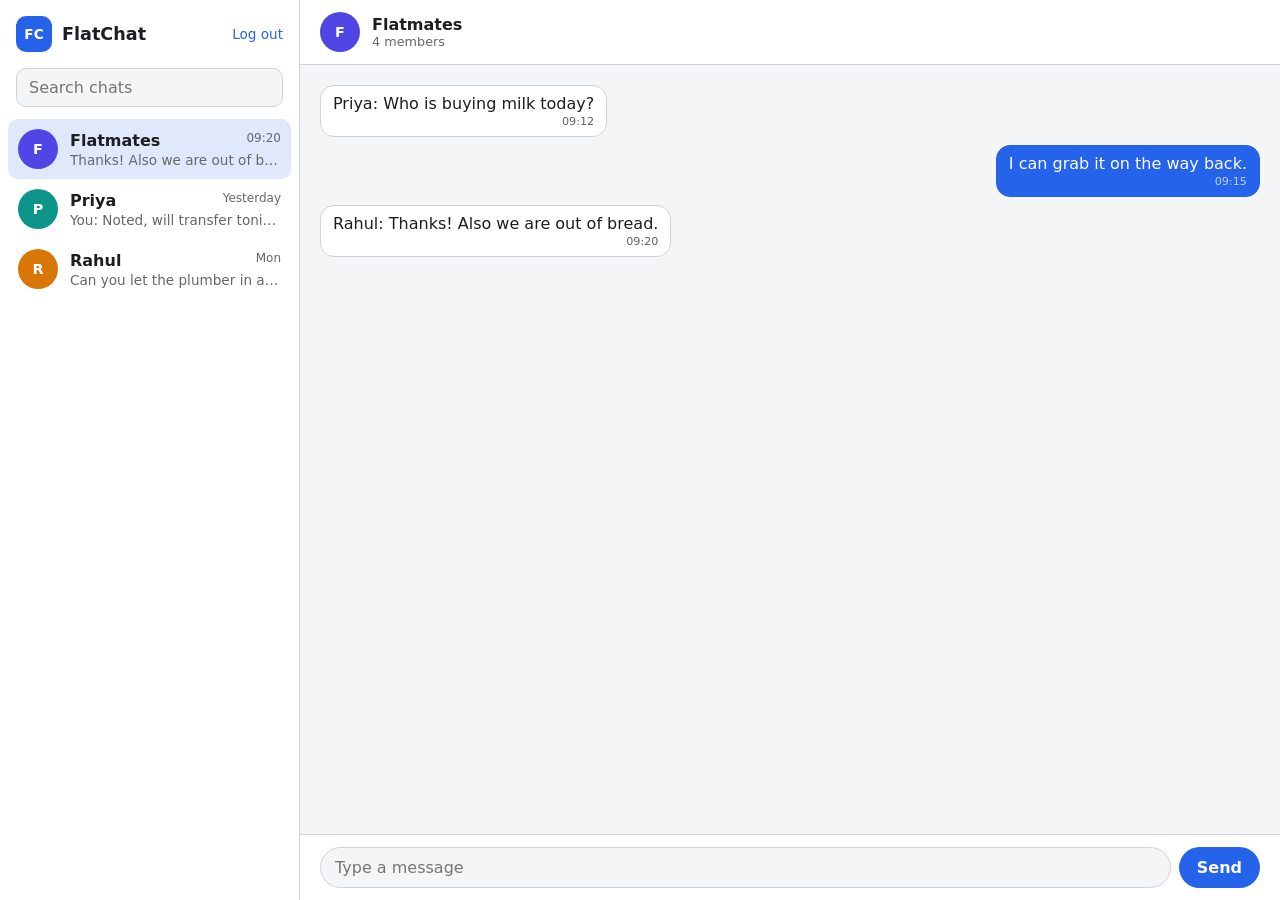
<file: index.html>
<!doctype html>
<html lang="en">
<head>
  <meta charset="utf-8">
  <meta name="viewport" content="width=device-width, initial-scale=1">
  <title>FlatChat</title>
  <link rel="stylesheet" href="css/base.css">
  <link rel="stylesheet" href="css/home.css">
</head>
<body>
  <div class="app">
    <aside class="sidebar" id="sidebar">
      <header class="sidebar__header">
        <div class="logo" aria-hidden="true">FC</div>
        <span class="sidebar__title">FlatChat</span>
        <a href="login.html" class="link sidebar__logout">Log out</a>
      </header>
      <input type="search" class="sidebar__search" id="search" placeholder="Search chats" aria-label="Search chats">
      <ul class="chat-list" id="chat-list"></ul>
    </aside>

    <main class="chat">
      <header class="chat__header">
        <button type="button" class="chat__back" id="back-btn" aria-label="Back to chats">&larr;</button>
        <div class="avatar" id="chat-avatar"></div>
        <div>
          <h1 class="chat__name" id="chat-name"></h1>
          <p class="chat__status" id="chat-status"></p>
        </div>
      </header>

      <ol class="messages" id="messages" aria-live="polite"></ol>

      <form class="composer" id="composer">
        <input type="text" id="message-input" placeholder="Type a message" aria-label="Message" autocomplete="off">
        <button type="submit" class="composer__send">Send</button>
      </form>
    </main>
  </div>

  <script src="js/home.js"></script>
</body>
</html>
</file>
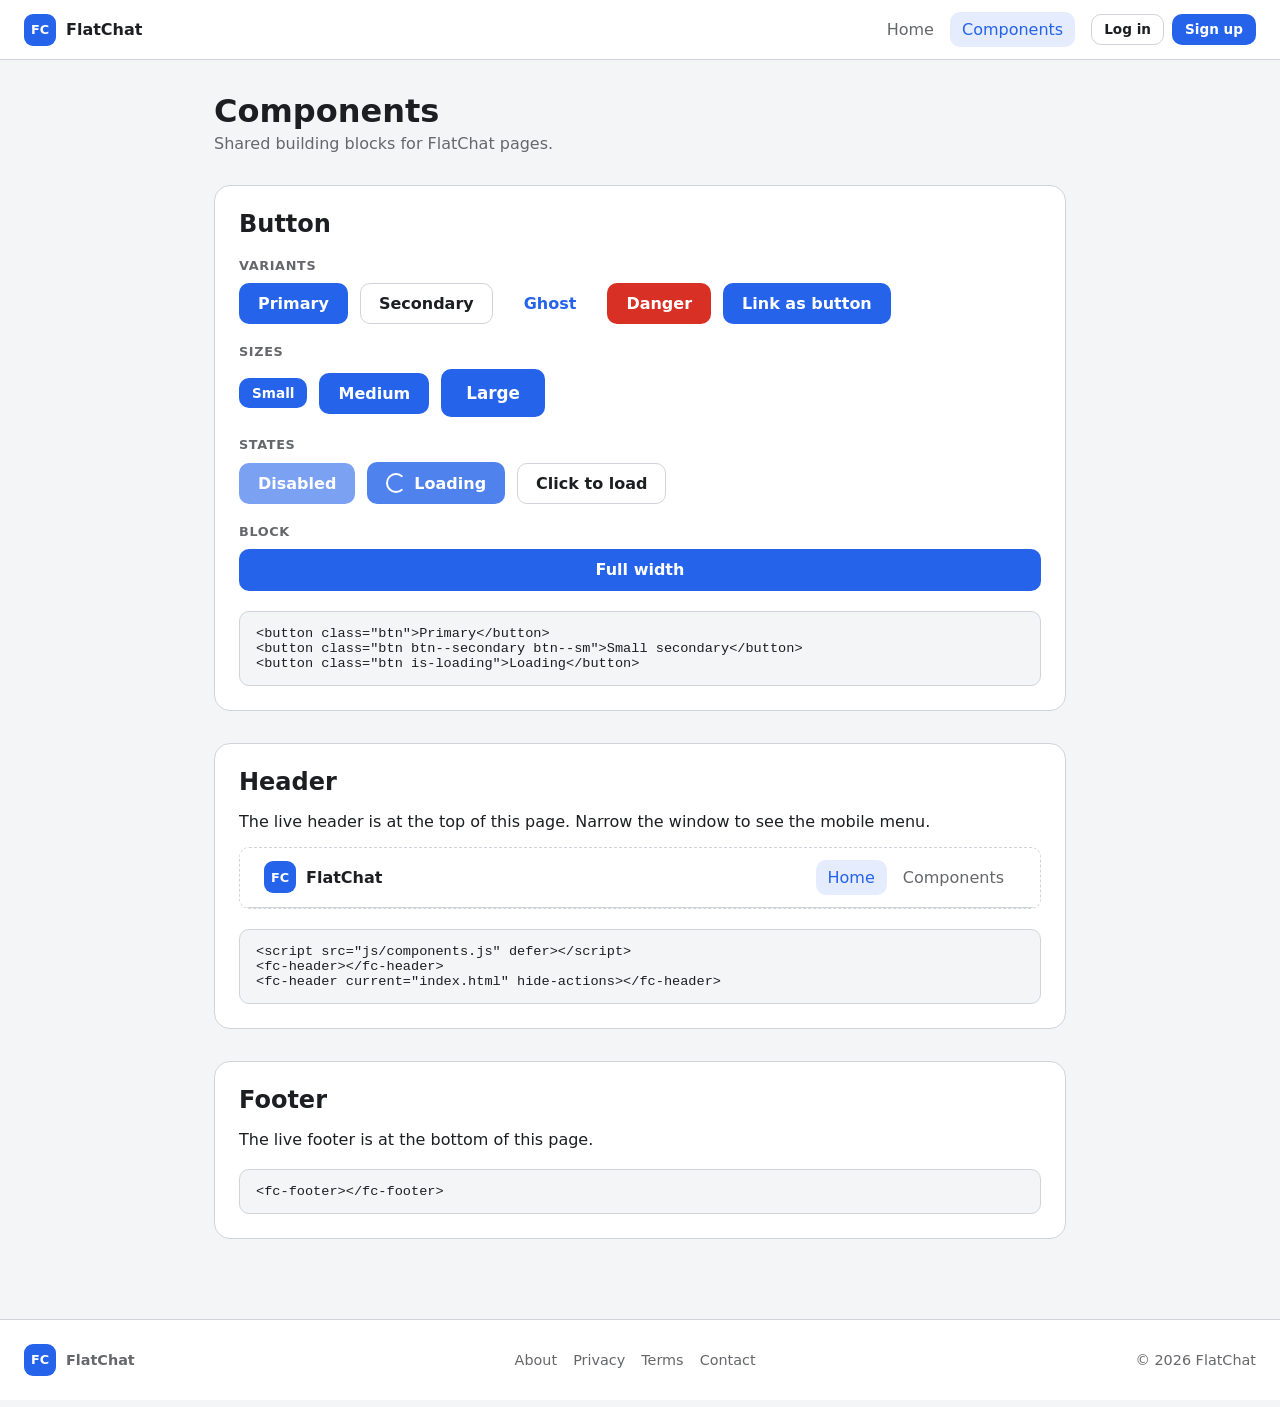
<file: components.html>
<!doctype html>
<html lang="en">
<head>
  <meta charset="utf-8">
  <meta name="viewport" content="width=device-width, initial-scale=1">
  <title>Components · FlatChat</title>
  <link rel="stylesheet" href="css/base.css">
  <link rel="stylesheet" href="css/components.css">
  <link rel="stylesheet" href="css/showcase.css">
  <script src="js/components.js" defer></script>
</head>
<body>
  <fc-header></fc-header>

  <main class="showcase">
    <h1>Components</h1>
    <p class="showcase__intro">Shared building blocks for FlatChat pages.</p>

    <section class="showcase__section">
      <h2>Button</h2>

      <h3>Variants</h3>
      <div class="showcase__row">
        <button class="btn">Primary</button>
        <button class="btn btn--secondary">Secondary</button>
        <button class="btn btn--ghost">Ghost</button>
        <button class="btn btn--danger">Danger</button>
        <a class="btn" href="#">Link as button</a>
      </div>

      <h3>Sizes</h3>
      <div class="showcase__row">
        <button class="btn btn--sm">Small</button>
        <button class="btn">Medium</button>
        <button class="btn btn--lg">Large</button>
      </div>

      <h3>States</h3>
      <div class="showcase__row">
        <button class="btn" disabled>Disabled</button>
        <button class="btn is-loading">Loading</button>
        <button class="btn btn--secondary" id="loading-demo">Click to load</button>
      </div>

      <h3>Block</h3>
      <button class="btn btn--block">Full width</button>

      <pre class="showcase__code"><code>&lt;button class="btn"&gt;Primary&lt;/button&gt;
&lt;button class="btn btn--secondary btn--sm"&gt;Small secondary&lt;/button&gt;
&lt;button class="btn is-loading"&gt;Loading&lt;/button&gt;</code></pre>
    </section>

    <section class="showcase__section">
      <h2>Header</h2>
      <p>The live header is at the top of this page. Narrow the window to see the mobile menu.</p>
      <div class="showcase__frame">
        <fc-header current="index.html" hide-actions></fc-header>
      </div>
      <pre class="showcase__code"><code>&lt;script src="js/components.js" defer&gt;&lt;/script&gt;
&lt;fc-header&gt;&lt;/fc-header&gt;
&lt;fc-header current="index.html" hide-actions&gt;&lt;/fc-header&gt;</code></pre>
    </section>

    <section class="showcase__section">
      <h2>Footer</h2>
      <p>The live footer is at the bottom of this page.</p>
      <pre class="showcase__code"><code>&lt;fc-footer&gt;&lt;/fc-footer&gt;</code></pre>
    </section>
  </main>

  <fc-footer></fc-footer>

  <script>
    document.getElementById('loading-demo').addEventListener('click', (event) => {
      const btn = event.currentTarget;
      btn.classList.add('is-loading');
      btn.textContent = 'Loading…';
      setTimeout(() => {
        btn.classList.remove('is-loading');
        btn.textContent = 'Click to load';
      }, 1500);
    });
  </script>
</body>
</html>
</file>
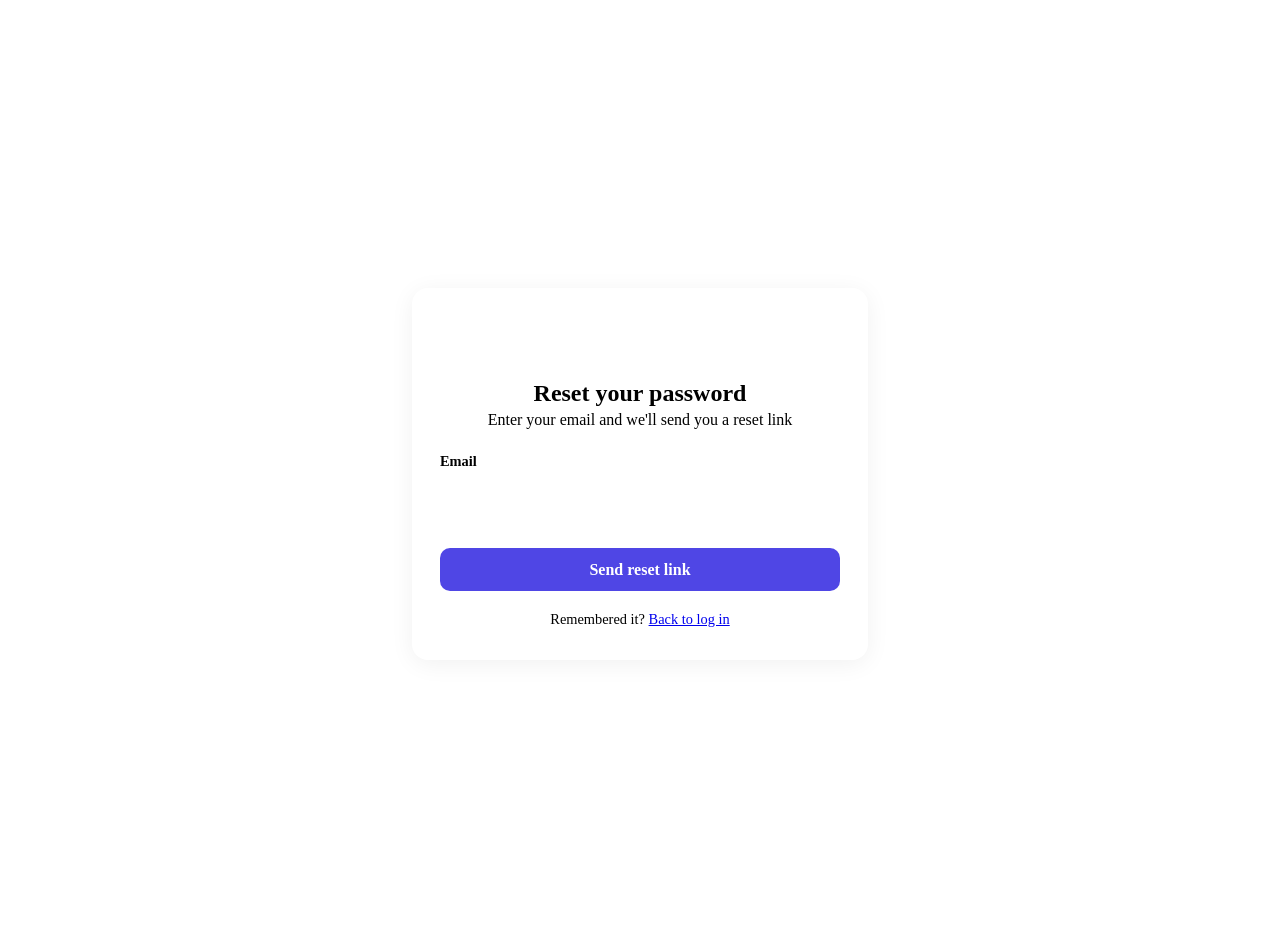
<file: forgot-password.html>
<!doctype html>
<html lang="en">
<head>
  <meta charset="utf-8">
  <meta name="viewport" content="width=device-width, initial-scale=1">
  <title>Reset password · FlatChat</title>
  <link rel="stylesheet" href="css/login.css">
  <link rel="stylesheet" href="css/button.css">
  <link rel="stylesheet" href="css/forgot-password.css">
</head>
<body>
  <main class="auth">
    <div class="auth__card">
      <header class="auth__header">
        <div class="auth__logo" aria-hidden="true">FC</div>
        <h1>Reset your password</h1>
        <p class="auth__subtitle">Enter your email and we'll send you a reset link</p>
      </header>

      <form id="reset-form" class="auth__form" action="/api/password-reset" method="post" novalidate>
        <div class="field">
          <label for="email">Email</label>
          <input id="email" name="email" type="email" autocomplete="email" required>
          <p class="field__error" id="email-error" aria-live="polite"></p>
        </div>

        <p class="form__error" id="form-error" role="alert"></p>

        <button type="submit" class="btn btn--block" id="submit-btn">Send reset link</button>
      </form>

      <div class="reset-sent" id="reset-sent" hidden>
        <p class="auth__subtitle" role="status" id="reset-sent-message"></p>
        <button type="button" class="btn btn--secondary btn--block" id="resend-btn">Resend email</button>
        <p class="field__error" id="resend-status" aria-live="polite"></p>
      </div>

      <p class="auth__footer">
        Remembered it? <a href="login.html" class="link">Back to log in</a>
      </p>
    </div>
  </main>

  <script src="js/forgot-password.js"></script>
</body>
</html>
</file>
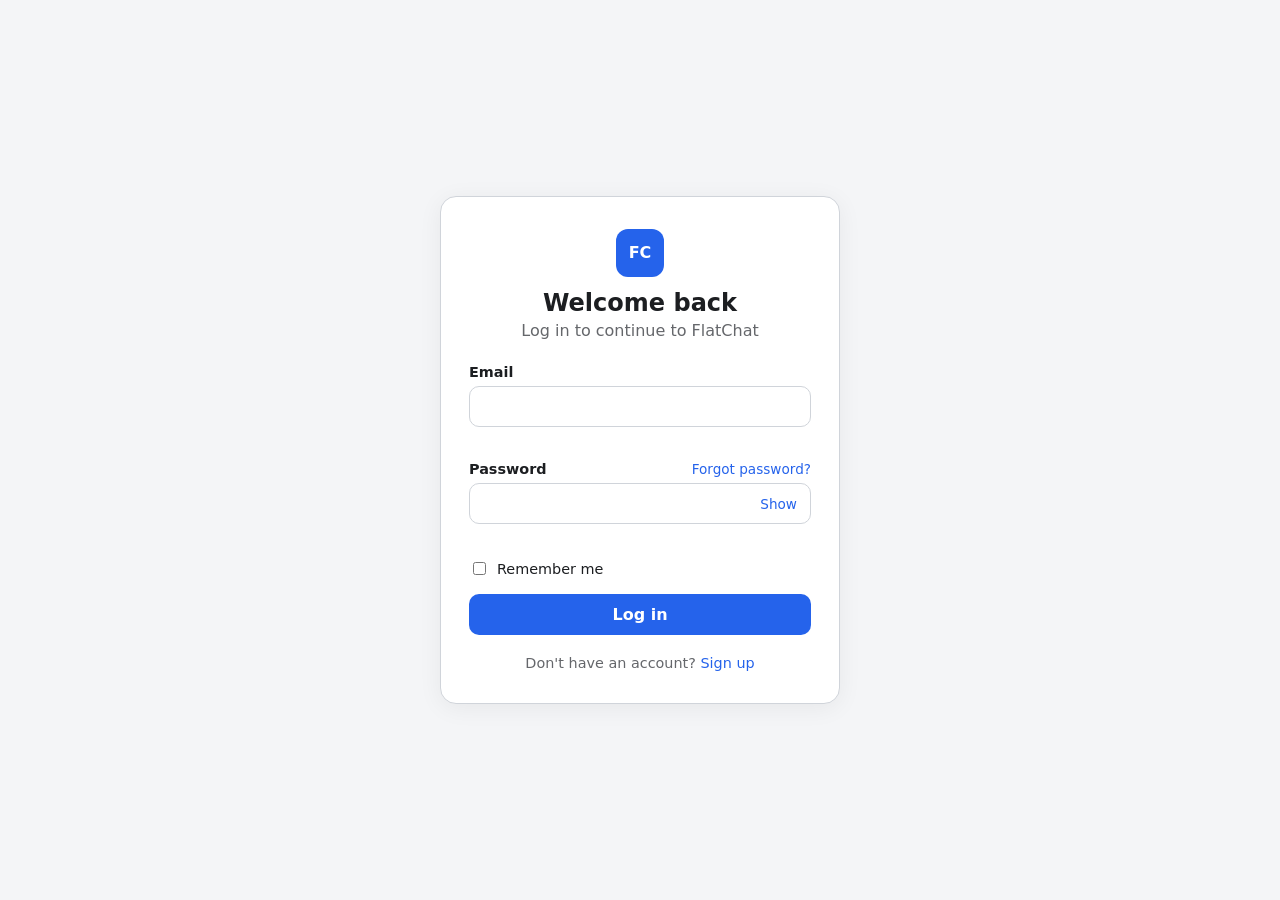
<file: login.html>
<!doctype html>
<html lang="en">
<head>
  <meta charset="utf-8">
  <meta name="viewport" content="width=device-width, initial-scale=1">
  <title>Log in · FlatChat</title>
  <link rel="stylesheet" href="css/base.css">
  <link rel="stylesheet" href="css/components.css">
  <link rel="stylesheet" href="css/login.css">
</head>
<body>
  <main class="auth">
    <div class="auth__card">
      <header class="auth__header">
        <div class="auth__logo" aria-hidden="true">FC</div>
        <h1>Welcome back</h1>
        <p class="auth__subtitle">Log in to continue to FlatChat</p>
      </header>

      <form id="login-form" class="auth__form" novalidate>
        <div class="field">
          <label for="email">Email</label>
          <input id="email" name="email" type="email" autocomplete="email" required>
          <p class="field__error" id="email-error" aria-live="polite"></p>
        </div>

        <div class="field">
          <div class="field__row">
            <label for="password">Password</label>
            <a href="#" class="link link--small">Forgot password?</a>
          </div>
          <div class="field__password">
            <input id="password" name="password" type="password" autocomplete="current-password" required minlength="8">
            <button type="button" class="field__toggle" id="toggle-password" aria-label="Show password" aria-pressed="false">Show</button>
          </div>
          <p class="field__error" id="password-error" aria-live="polite"></p>
        </div>

        <label class="checkbox">
          <input type="checkbox" name="remember" id="remember">
          <span>Remember me</span>
        </label>

        <p class="form__error" id="form-error" role="alert"></p>

        <button type="submit" class="btn" id="submit-btn">Log in</button>
      </form>

      <p class="auth__footer">
        Don't have an account? <a href="signup.html" class="link">Sign up</a>
      </p>
    </div>
  </main>

  <script src="js/login.js"></script>
</body>
</html>
</file>
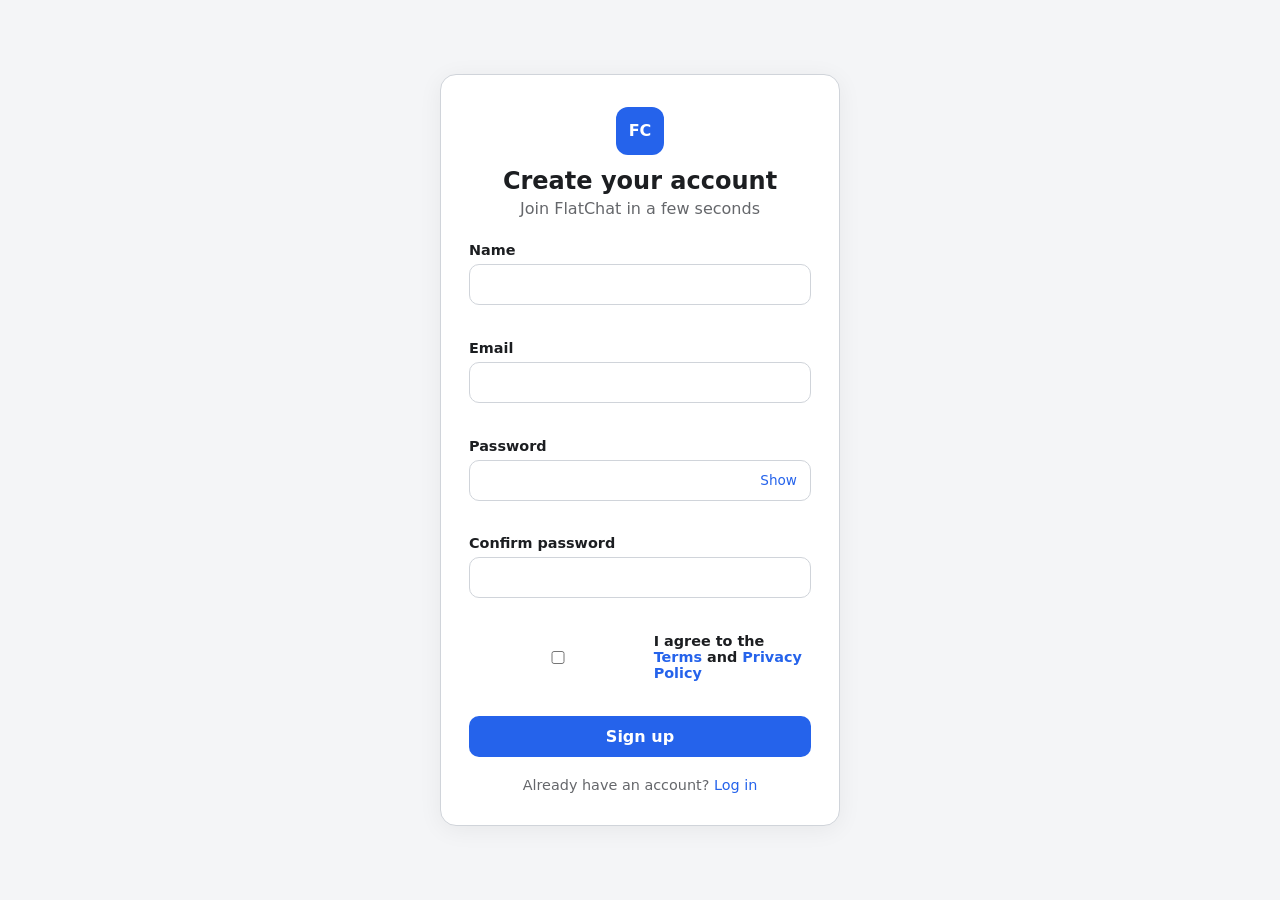
<file: signup.html>
<!doctype html>
<html lang="en">
<head>
  <meta charset="utf-8">
  <meta name="viewport" content="width=device-width, initial-scale=1">
  <title>Sign up · FlatChat</title>
  <link rel="stylesheet" href="css/base.css">
  <link rel="stylesheet" href="css/components.css">
  <link rel="stylesheet" href="css/login.css">
</head>
<body>
  <main class="auth">
    <div class="auth__card">
      <header class="auth__header">
        <div class="auth__logo" aria-hidden="true">FC</div>
        <h1>Create your account</h1>
        <p class="auth__subtitle">Join FlatChat in a few seconds</p>
      </header>

      <form id="signup-form" class="auth__form" novalidate>
        <div class="field">
          <label for="name">Name</label>
          <input id="name" name="name" type="text" autocomplete="name" required>
          <p class="field__error" id="name-error" aria-live="polite"></p>
        </div>

        <div class="field">
          <label for="email">Email</label>
          <input id="email" name="email" type="email" autocomplete="email" required>
          <p class="field__error" id="email-error" aria-live="polite"></p>
        </div>

        <div class="field">
          <label for="password">Password</label>
          <div class="field__password">
            <input id="password" name="password" type="password" autocomplete="new-password" required minlength="8">
            <button type="button" class="field__toggle" id="toggle-password" aria-label="Show password" aria-pressed="false">Show</button>
          </div>
          <p class="field__error" id="password-error" aria-live="polite"></p>
        </div>

        <div class="field">
          <label for="confirm">Confirm password</label>
          <input id="confirm" name="confirm" type="password" autocomplete="new-password" required>
          <p class="field__error" id="confirm-error" aria-live="polite"></p>
        </div>

        <div class="field">
          <label class="checkbox">
            <input type="checkbox" name="terms" id="terms" required>
            <span>I agree to the <a href="#" class="link">Terms</a> and <a href="#" class="link">Privacy Policy</a></span>
          </label>
          <p class="field__error" id="terms-error" aria-live="polite"></p>
        </div>

        <p class="form__error" id="form-error" role="alert"></p>

        <button type="submit" class="btn" id="submit-btn">Sign up</button>
      </form>

      <p class="auth__footer">
        Already have an account? <a href="login.html" class="link">Log in</a>
      </p>
    </div>
  </main>

  <script src="js/signup.js"></script>
</body>
</html>
</file>
<file: css/base.css>
:root {
  --bg: #f4f5f7;
  --card: #ffffff;
  --text: #1c1e21;
  --muted: #65676b;
  --border: #d0d4da;
  --primary: #2563eb;
  --primary-hover: #1d4ed8;
  --on-primary: #ffffff;
  --error: #d93025;
  --on-error: #ffffff;
  --radius: 10px;
}

@media (prefers-color-scheme: dark) {
  :root {
    --bg: #121316;
    --card: #1d1f23;
    --text: #e8eaed;
    --muted: #9aa0a6;
    --border: #3a3d42;
    --primary: #60a5fa;
    --primary-hover: #93c5fd;
    --on-primary: #12131a;
    --error: #f28b82;
    --on-error: #12131a;
  }
}

* { box-sizing: border-box; }

body {
  margin: 0;
  min-height: 100vh;
  font-family: system-ui, -apple-system, "Segoe UI", Roboto, sans-serif;
  background: var(--bg);
  color: var(--text);
}

.link { color: var(--primary); text-decoration: none; }
.link:hover { text-decoration: underline; }
</file>
<file: css/home.css>
body { height: 100vh; overflow: hidden; }

.app {
  display: grid;
  grid-template-columns: 300px 1fr;
  height: 100vh;
}

/* Sidebar */
.sidebar {
  display: flex;
  flex-direction: column;
  background: var(--card);
  border-right: 1px solid var(--border);
  min-width: 0;
}

.sidebar__header {
  display: flex;
  align-items: center;
  gap: 10px;
  padding: 16px;
}

.logo {
  width: 36px;
  height: 36px;
  border-radius: 10px;
  background: var(--primary);
  color: #fff;
  display: grid;
  place-items: center;
  font-weight: 700;
  font-size: 0.85rem;
}

.sidebar__title { font-weight: 700; font-size: 1.1rem; flex: 1; }
.sidebar__logout { font-size: 0.85rem; }

.sidebar__search {
  margin: 0 16px 12px;
  padding: 9px 12px;
  font: inherit;
  color: var(--text);
  background: var(--bg);
  border: 1px solid var(--border);
  border-radius: var(--radius);
}
.sidebar__search:focus { outline: none; border-color: var(--primary); }

.chat-list { list-style: none; margin: 0; padding: 0 8px 8px; overflow-y: auto; flex: 1; }

.chat-item {
  display: flex;
  align-items: center;
  gap: 12px;
  width: 100%;
  padding: 10px;
  border: 0;
  border-radius: var(--radius);
  background: none;
  color: inherit;
  font: inherit;
  text-align: left;
  cursor: pointer;
}
.chat-item:hover { background: var(--bg); }
.chat-item[aria-current="true"] { background: color-mix(in srgb, var(--primary) 14%, transparent); }

.chat-item__body { flex: 1; min-width: 0; }
.chat-item__top { display: flex; justify-content: space-between; gap: 8px; }
.chat-item__name { font-weight: 600; }
.chat-item__time { font-size: 0.75rem; color: var(--muted); }
.chat-item__preview {
  margin: 2px 0 0;
  font-size: 0.85rem;
  color: var(--muted);
  white-space: nowrap;
  overflow: hidden;
  text-overflow: ellipsis;
}

.avatar {
  flex: none;
  width: 40px;
  height: 40px;
  border-radius: 50%;
  display: grid;
  place-items: center;
  color: #fff;
  font-weight: 600;
  font-size: 0.9rem;
}

/* Chat area */
.chat { display: flex; flex-direction: column; min-width: 0; }

.chat__header {
  display: flex;
  align-items: center;
  gap: 12px;
  padding: 12px 20px;
  background: var(--card);
  border-bottom: 1px solid var(--border);
}
.chat__name { margin: 0; font-size: 1rem; }
.chat__status { margin: 0; font-size: 0.8rem; color: var(--muted); }

.chat__back {
  display: none;
  border: 0;
  background: none;
  color: var(--primary);
  font-size: 1.3rem;
  cursor: pointer;
  padding: 4px 8px 4px 0;
}

.messages {
  list-style: none;
  margin: 0;
  padding: 20px;
  flex: 1;
  overflow-y: auto;
  display: flex;
  flex-direction: column;
  gap: 8px;
}

.message {
  max-width: min(70%, 520px);
  padding: 8px 12px;
  border-radius: 14px;
  background: var(--card);
  border: 1px solid var(--border);
  align-self: flex-start;
  overflow-wrap: anywhere;
}
.message--me {
  align-self: flex-end;
  background: var(--primary);
  border-color: var(--primary);
  color: var(--on-primary);
}
.message__time { display: block; margin-top: 2px; font-size: 0.7rem; opacity: 0.7; text-align: right; }

.composer {
  display: flex;
  gap: 8px;
  padding: 12px 20px;
  background: var(--card);
  border-top: 1px solid var(--border);
}
.composer input {
  flex: 1;
  min-width: 0;
  padding: 10px 14px;
  font: inherit;
  color: var(--text);
  background: var(--bg);
  border: 1px solid var(--border);
  border-radius: 999px;
}
.composer input:focus { outline: none; border-color: var(--primary); }
.composer__send {
  padding: 0 18px;
  font: inherit;
  font-weight: 600;
  color: var(--on-primary);
  background: var(--primary);
  border: 0;
  border-radius: 999px;
  cursor: pointer;
}
.composer__send:hover { background: var(--primary-hover); }

/* Phone: show one pane at a time */
@media (max-width: 720px) {
  .app { grid-template-columns: 1fr; }
  .app .chat { display: none; }
  .app.is-chat-open .sidebar { display: none; }
  .app.is-chat-open .chat { display: flex; }
  .chat__back { display: block; }
  .chat__header, .composer { padding-left: 16px; padding-right: 16px; }
  .messages { padding: 16px; }
  .message { max-width: 85%; }
}
</file>
<file: css/components.css>
/* ---------- Button ---------- */
.btn {
  display: inline-flex;
  align-items: center;
  justify-content: center;
  gap: 8px;
  padding: 10px 18px;
  font: inherit;
  font-weight: 600;
  line-height: 1.2;
  color: var(--on-primary);
  background: var(--primary);
  border: 1px solid transparent;
  border-radius: var(--radius);
  text-decoration: none;
  cursor: pointer;
}
.btn:hover { background: var(--primary-hover); text-decoration: none; }
.btn:focus-visible { outline: 2px solid var(--primary); outline-offset: 2px; }
.btn:disabled,
.btn[aria-disabled="true"] { opacity: 0.6; cursor: not-allowed; }

.btn--secondary { color: var(--text); background: var(--card); border-color: var(--border); }
.btn--secondary:hover { background: var(--bg); }

.btn--ghost { color: var(--primary); background: transparent; }
.btn--ghost:hover { background: color-mix(in srgb, var(--primary) 12%, transparent); }

.btn--danger { color: var(--on-error); background: var(--error); }
.btn--danger:hover { background: color-mix(in srgb, var(--error) 85%, #000); }

.btn--sm { padding: 6px 12px; font-size: 0.85rem; }
.btn--lg { padding: 13px 24px; font-size: 1.05rem; }
.btn--block { width: 100%; }

.btn.is-loading { pointer-events: none; opacity: 0.8; }
.btn.is-loading::before {
  content: "";
  width: 1em;
  height: 1em;
  border: 2px solid currentColor;
  border-right-color: transparent;
  border-radius: 50%;
  animation: btn-spin 0.7s linear infinite;
}
@keyframes btn-spin { to { transform: rotate(360deg); } }

/* ---------- Brand mark (used by header/footer) ---------- */
.brand {
  display: inline-flex;
  align-items: center;
  gap: 10px;
  font-weight: 700;
  color: inherit;
  text-decoration: none;
}
.brand__logo {
  width: 32px;
  height: 32px;
  border-radius: 9px;
  background: var(--primary);
  color: var(--on-primary);
  display: grid;
  place-items: center;
  font-size: 0.8rem;
}

/* ---------- Header ---------- */
fc-header, fc-footer { display: block; }

.site-header {
  display: flex;
  flex-wrap: wrap;
  align-items: center;
  gap: 8px 16px;
  padding: 12px 24px;
  background: var(--card);
  border-bottom: 1px solid var(--border);
}
.site-header .brand { margin-right: auto; }

.site-header__nav { display: flex; gap: 4px; }
.site-header__link {
  padding: 8px 12px;
  border-radius: var(--radius);
  color: var(--muted);
  text-decoration: none;
  font-weight: 500;
}
.site-header__link:hover { color: var(--text); background: var(--bg); }
.site-header__link[aria-current="page"] {
  color: var(--primary);
  background: color-mix(in srgb, var(--primary) 12%, transparent);
}

.site-header__actions { display: flex; gap: 8px; }

.site-header__menu {
  display: none;
  padding: 6px 10px;
  font: inherit;
  color: var(--text);
  background: none;
  border: 1px solid var(--border);
  border-radius: var(--radius);
  cursor: pointer;
}

@media (max-width: 720px) {
  .site-header { padding: 12px 16px; }
  .site-header__menu { display: block; }
  .site-header__nav,
  .site-header__actions { display: none; width: 100%; }
  .site-header.is-open .site-header__nav { display: flex; flex-direction: column; }
  .site-header.is-open .site-header__actions { display: flex; }
  .site-header.is-open .site-header__actions .btn { flex: 1; }
}

/* ---------- Footer ---------- */
.site-footer {
  display: flex;
  flex-wrap: wrap;
  align-items: center;
  justify-content: space-between;
  gap: 12px 24px;
  padding: 24px;
  font-size: 0.9rem;
  color: var(--muted);
  background: var(--card);
  border-top: 1px solid var(--border);
}
.site-footer__links { display: flex; flex-wrap: wrap; gap: 16px; margin: 0; padding: 0; list-style: none; }
.site-footer__links a { color: var(--muted); text-decoration: none; }
.site-footer__links a:hover { color: var(--text); text-decoration: underline; }
.site-footer__copy { margin: 0; }

@media (max-width: 720px) {
  .site-footer { padding: 20px 16px; flex-direction: column; align-items: flex-start; }
}
</file>
<file: css/showcase.css>
body { display: flex; flex-direction: column; }

.showcase {
  flex: 1;
  width: 100%;
  max-width: 900px;
  margin: 0 auto;
  padding: 32px 24px 48px;
}

.showcase h1 { margin: 0 0 4px; }
.showcase__intro { margin: 0 0 32px; color: var(--muted); }

.showcase__section {
  margin-bottom: 32px;
  padding: 24px;
  background: var(--card);
  border: 1px solid var(--border);
  border-radius: 16px;
}
.showcase__section h2 { margin: 0 0 12px; }
.showcase__section h3 {
  margin: 20px 0 10px;
  font-size: 0.8rem;
  text-transform: uppercase;
  letter-spacing: 0.05em;
  color: var(--muted);
}

.showcase__row { display: flex; flex-wrap: wrap; gap: 12px; align-items: center; }

.showcase__frame {
  border: 1px dashed var(--border);
  border-radius: var(--radius);
  overflow: hidden;
}

.showcase__code {
  margin: 20px 0 0;
  padding: 14px 16px;
  font-size: 0.85rem;
  background: var(--bg);
  border: 1px solid var(--border);
  border-radius: var(--radius);
  overflow-x: auto;
}

@media (max-width: 720px) {
  .showcase { padding: 24px 16px 40px; }
  .showcase__section { padding: 16px; }
}
</file>
<file: css/login.css>
.auth {
  min-height: 100vh;
  display: grid;
  place-items: center;
  padding: 16px;
}

.auth__card {
  width: 100%;
  max-width: 400px;
  background: var(--card);
  border: 1px solid var(--border);
  border-radius: 16px;
  padding: 32px 28px;
  box-shadow: 0 4px 24px rgba(0, 0, 0, 0.06);
}

.auth__header { text-align: center; margin-bottom: 24px; }

.auth__logo {
  width: 48px;
  height: 48px;
  margin: 0 auto 12px;
  border-radius: 12px;
  background: var(--primary);
  color: #fff;
  display: grid;
  place-items: center;
  font-weight: 700;
}

.auth__header h1 { margin: 0 0 4px; font-size: 1.5rem; }
.auth__subtitle { margin: 0; color: var(--muted); }

.auth__form { display: flex; flex-direction: column; gap: 16px; }

.field { display: flex; flex-direction: column; gap: 6px; }
.field__row { display: flex; justify-content: space-between; align-items: baseline; }

.field label { font-size: 0.9rem; font-weight: 600; }

.field input {
  width: 100%;
  padding: 10px 12px;
  font: inherit;
  color: var(--text);
  background: transparent;
  border: 1px solid var(--border);
  border-radius: var(--radius);
}

.field input:focus {
  outline: none;
  border-color: var(--primary);
  box-shadow: 0 0 0 3px color-mix(in srgb, var(--primary) 25%, transparent);
}

.field input[aria-invalid="true"] { border-color: var(--error); }

.field__password { position: relative; }
.field__password input { padding-right: 64px; }

.field__toggle {
  position: absolute;
  right: 6px;
  top: 50%;
  transform: translateY(-50%);
  border: 0;
  background: none;
  color: var(--primary);
  font: inherit;
  font-size: 0.85rem;
  cursor: pointer;
  padding: 4px 8px;
}

.field__error, .form__error {
  margin: 0;
  min-height: 1em;
  font-size: 0.8rem;
  color: var(--error);
}
.form__error:empty { display: none; }

.checkbox { display: flex; align-items: center; gap: 8px; font-size: 0.9rem; }

.link--small { font-size: 0.85rem; }

.auth__footer { margin: 20px 0 0; text-align: center; color: var(--muted); font-size: 0.9rem; }
</file>
<file: css/button.css>
/*
  Button component.
  Usage: <button class="btn">, also works on <a class="btn">.
  Variants: btn--secondary, btn--ghost, btn--danger
  Sizes:    btn--sm, btn--lg, btn--block
  States:   :disabled / aria-disabled="true", is-loading
  Colors come from the theme tokens in login.css, with fallbacks.
*/
.btn {
  display: inline-flex;
  align-items: center;
  justify-content: center;
  gap: 8px;
  padding: 11px 18px;
  font: inherit;
  font-weight: 600;
  line-height: 1.2;
  color: #fff;
  background: var(--primary, #4f46e5);
  border: 1px solid transparent;
  border-radius: var(--radius, 10px);
  text-decoration: none;
  cursor: pointer;
}
.btn:hover { background: var(--primary-hover, #4338ca); }
.btn:focus-visible { outline: 2px solid var(--primary, #4f46e5); outline-offset: 2px; }
.btn:disabled,
.btn[aria-disabled="true"] { opacity: 0.6; cursor: not-allowed; }

.btn--secondary {
  color: var(--text, #1c1e21);
  background: var(--card, #fff);
  border-color: var(--border, #d0d4da);
}
.btn--secondary:hover { background: var(--bg, #f4f5f7); }

.btn--ghost { color: var(--primary, #4f46e5); background: transparent; }
.btn--ghost:hover { background: color-mix(in srgb, var(--primary, #4f46e5) 12%, transparent); }

.btn--danger { background: var(--error, #d93025); }
.btn--danger:hover { background: color-mix(in srgb, var(--error, #d93025) 85%, #000); }

.btn--sm { padding: 6px 12px; font-size: 0.85rem; }
.btn--lg { padding: 13px 24px; font-size: 1.05rem; }
.btn--block { width: 100%; }

.btn.is-loading { cursor: progress; }
.btn.is-loading::before {
  content: "";
  width: 1em;
  height: 1em;
  border: 2px solid currentColor;
  border-right-color: transparent;
  border-radius: 50%;
  animation: btn-spin 0.7s linear infinite;
}
@keyframes btn-spin { to { transform: rotate(360deg); } }
</file>
<file: css/forgot-password.css>
/* Reset-password page. Theme tokens come from login.css. */

.reset-sent {
  display: flex;
  flex-direction: column;
  align-items: center;
  gap: 16px;
  text-align: center;
}

.reset-sent[hidden] { display: none; }

.reset-sent::before {
  content: "✓";
  width: 48px;
  height: 48px;
  border-radius: 50%;
  display: grid;
  place-items: center;
  font-size: 1.4rem;
  font-weight: 700;
  color: #1e8e3e;
  background: color-mix(in srgb, #1e8e3e 14%, transparent);
}

.reset-sent .auth__subtitle {
  line-height: 1.5;
  overflow-wrap: anywhere;
}

.reset-sent .field__error:empty { display: none; }

.reset-sent .btn:disabled { font-variant-numeric: tabular-nums; }
</file>
